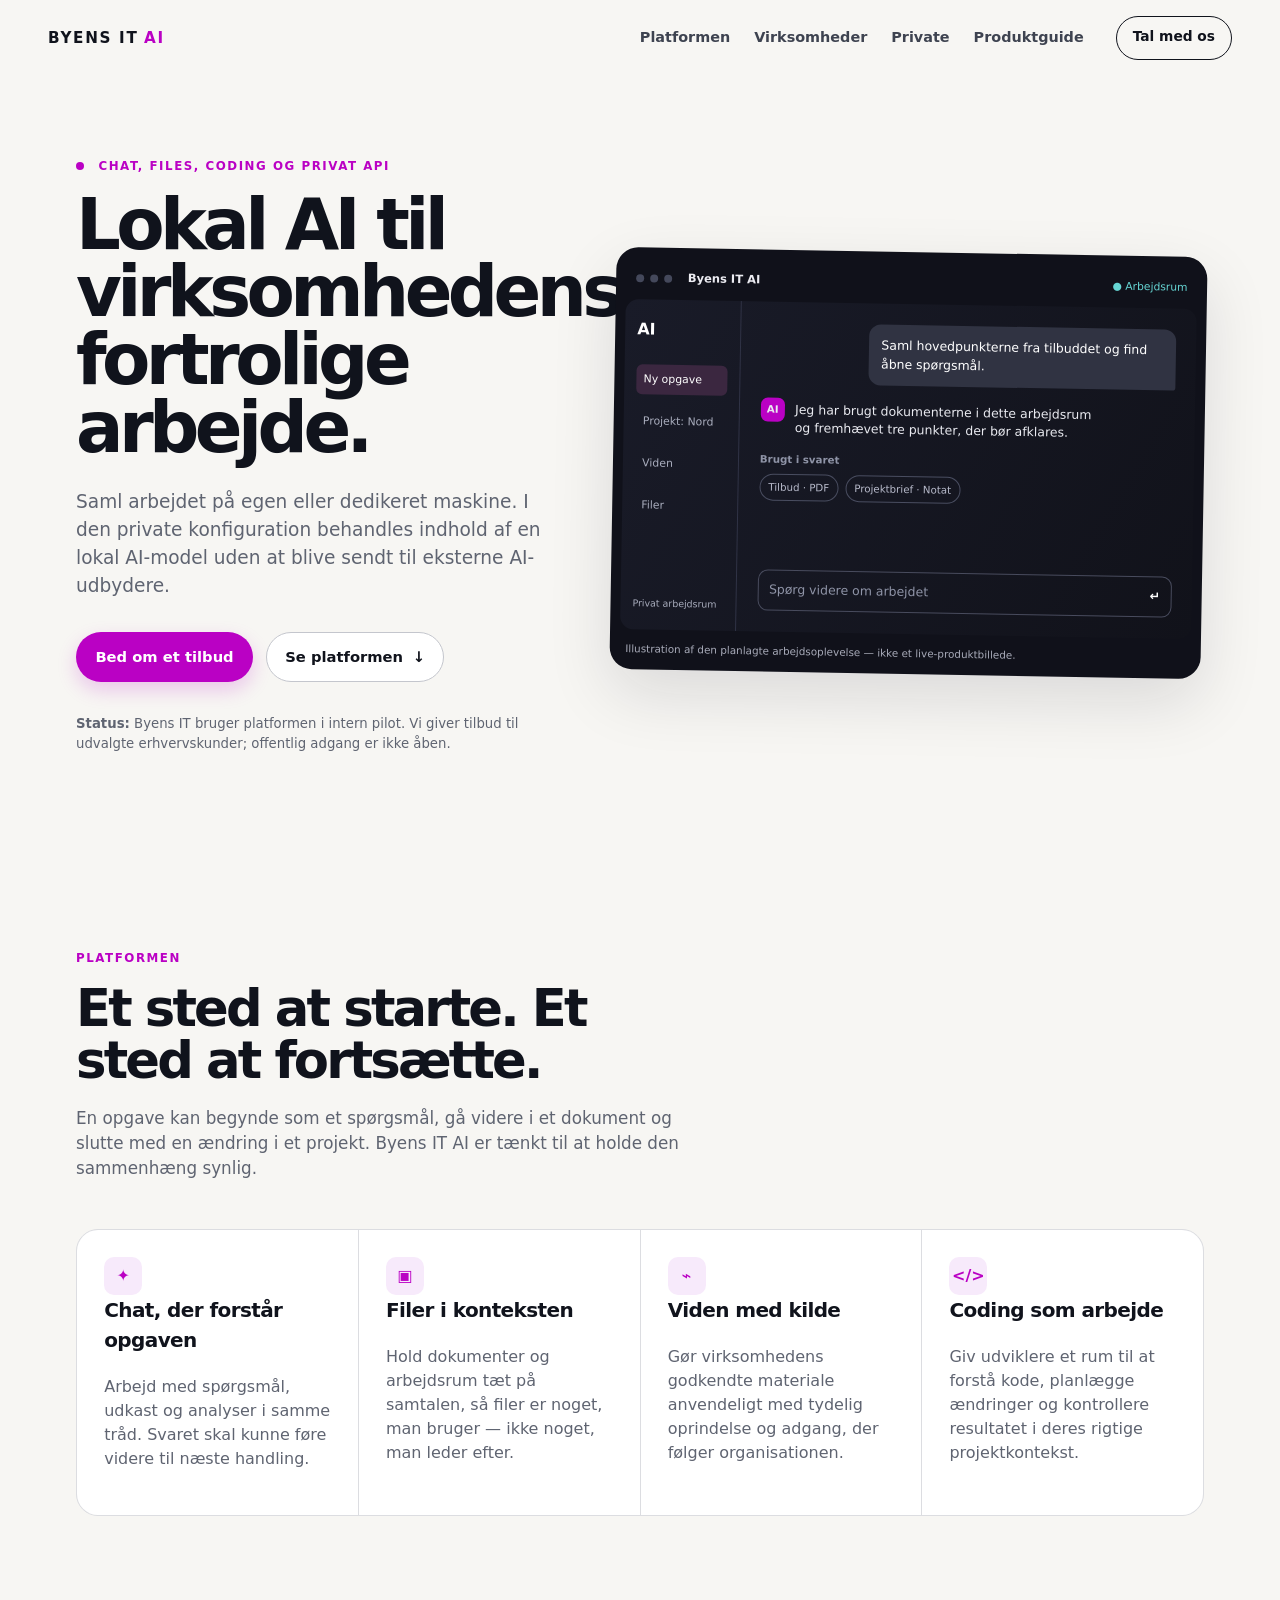
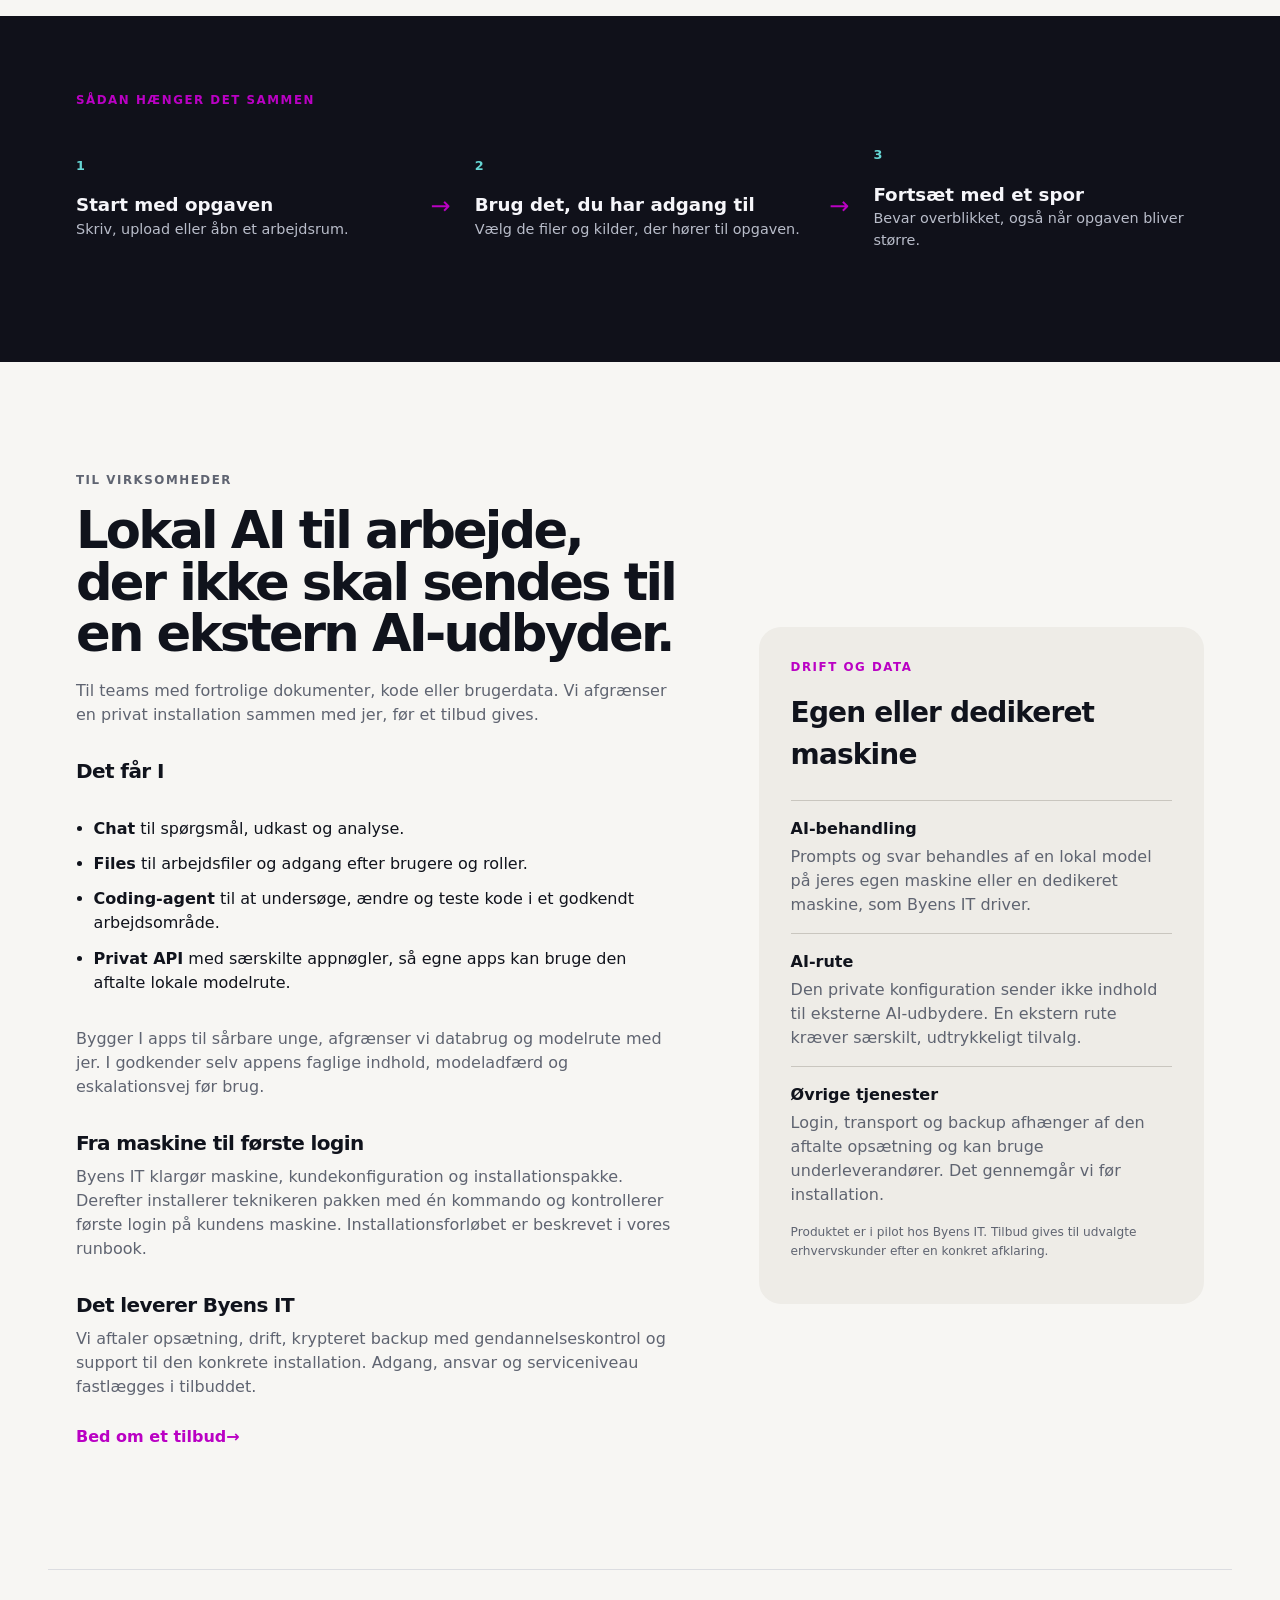
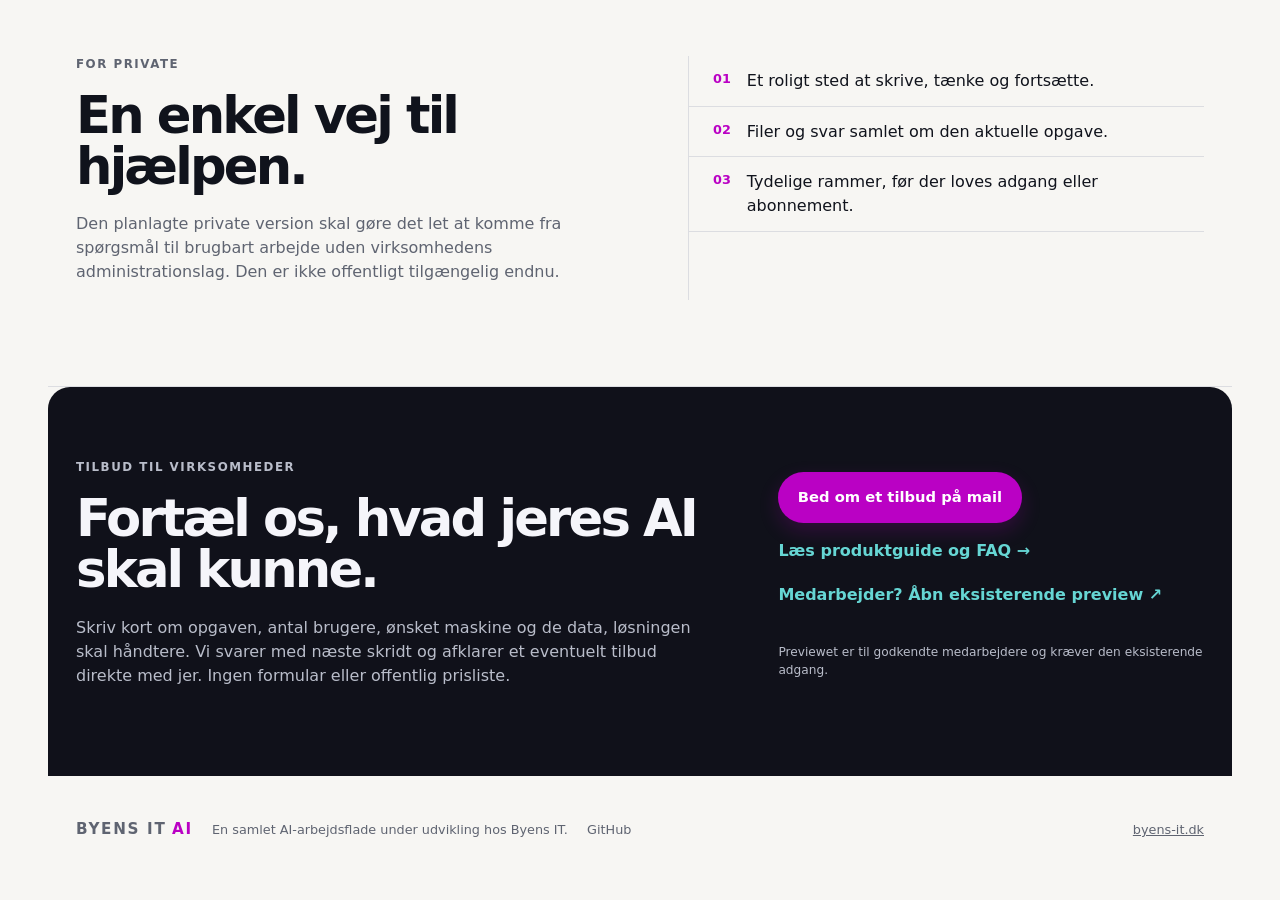
<file: index.html>
<!doctype html>
<html lang="da" class="no-js">
  <head>
    <meta charset="UTF-8">
    <meta name="viewport" content="width=device-width, initial-scale=1.0">
    <meta name="description" content="Byens IT AI tilbyder udvalgte virksomheder lokal AI med Chat, Files, Coding og privat API på egen eller dedikeret maskine.">
    <title>Lokal AI til virksomheder — Byens IT AI</title>
    <link rel="stylesheet" href="styles.css">
    <link rel="stylesheet" href="accessibility.css">
  </head>
  <body>
    <a class="skip-link" href="#indhold">Spring til indhold</a>
    <header class="site-header">
      <a class="brand" href="#top" aria-label="Byens IT AI forside"><span>BYENS IT</span><b>AI</b></a>
      <button class="menu-toggle" type="button" aria-expanded="false" aria-controls="navigation">Menu</button>
      <nav id="navigation" aria-label="Hovednavigation">
        <a href="#platform">Platformen</a>
        <a href="#for-virksomheder">Virksomheder</a>
        <a href="#for-private">Private</a>
        <a href="docs.html">Produktguide</a>
      </nav>
      <a class="header-action" href="#kontakt">Tal med os</a>
    </header>

    <main id="indhold">
      <section id="top" class="hero section-wrap">
        <div class="hero-copy">
          <p class="eyebrow"><span></span> Chat, Files, Coding og privat API</p>
          <h1>Lokal AI til virksomhedens fortrolige arbejde.</h1>
          <p class="lede">Saml arbejdet på egen eller dedikeret maskine. I den private konfiguration behandles indhold af en lokal AI-model uden at blive sendt til eksterne AI-udbydere.</p>
          <div class="hero-actions">
            <a class="button primary" href="#kontakt">Bed om et tilbud</a>
            <a class="button secondary" href="#platform">Se platformen <span aria-hidden="true">↓</span></a>
          </div>
          <p class="availability"><strong>Status:</strong> Byens IT bruger platformen i intern pilot. Vi giver tilbud til udvalgte erhvervskunder; offentlig adgang er ikke åben.</p>
        </div>
        <div class="workspace-illustration" aria-label="Illustration af Byens IT AI arbejdsfladen" role="img">
          <div class="window-bar"><span></span><span></span><span></span><b>Byens IT AI</b><i>● Arbejdsrum</i></div>
          <div class="workspace-body">
            <aside><strong>AI</strong><a class="active">Ny opgave</a><a>Projekt: Nord</a><a>Viden</a><a>Filer</a><small>Privat arbejdsrum</small></aside>
            <div class="conversation">
              <p class="prompt">Saml hovedpunkterne fra tilbuddet og find åbne spørgsmål.</p>
              <div class="answer"><span>AI</span><p>Jeg har brugt dokumenterne i dette arbejdsrum og fremhævet tre punkter, der bør afklares.</p></div>
              <div class="sources"><b>Brugt i svaret</b><a>Tilbud · PDF</a><a>Projektbrief · Notat</a></div>
              <div class="composer">Spørg videre om arbejdet <b>↵</b></div>
            </div>
          </div>
          <p class="illustration-label">Illustration af den planlagte arbejdsoplevelse — ikke et live-produktbillede.</p>
        </div>
      </section>

      <section id="platform" class="platform section-wrap">
        <div class="section-intro"><p class="eyebrow">Platformen</p><h2>Et sted at starte. Et sted at fortsætte.</h2><p>En opgave kan begynde som et spørgsmål, gå videre i et dokument og slutte med en ændring i et projekt. Byens IT AI er tænkt til at holde den sammenhæng synlig.</p></div>
        <div class="capability-grid">
          <article><span class="capability-icon" aria-hidden="true">✦</span><h3>Chat, der forstår opgaven</h3><p>Arbejd med spørgsmål, udkast og analyser i samme tråd. Svaret skal kunne føre videre til næste handling.</p></article>
          <article><span class="capability-icon" aria-hidden="true">▣</span><h3>Filer i konteksten</h3><p>Hold dokumenter og arbejdsrum tæt på samtalen, så filer er noget, man bruger — ikke noget, man leder efter.</p></article>
          <article><span class="capability-icon" aria-hidden="true">⌁</span><h3>Viden med kilde</h3><p>Gør virksomhedens godkendte materiale anvendeligt med tydelig oprindelse og adgang, der følger organisationen.</p></article>
          <article><span class="capability-icon" aria-hidden="true">&lt;/&gt;</span><h3>Coding som arbejde</h3><p>Giv udviklere et rum til at forstå kode, planlægge ændringer og kontrollere resultatet i deres rigtige projektkontekst.</p></article>
        </div>
      </section>

      <section class="flow-band"><div class="section-wrap"><p class="eyebrow">Sådan hænger det sammen</p><div class="flow"><div><b>1</b><strong>Start med opgaven</strong><p>Skriv, upload eller åbn et arbejdsrum.</p></div><span aria-hidden="true">→</span><div><b>2</b><strong>Brug det, du har adgang til</strong><p>Vælg de filer og kilder, der hører til opgaven.</p></div><span aria-hidden="true">→</span><div><b>3</b><strong>Fortsæt med et spor</strong><p>Bevar overblikket, også når opgaven bliver større.</p></div></div></div></section>

      <section id="for-virksomheder" class="audience section-wrap">
        <div class="audience-copy">
          <p class="eyebrow">Til virksomheder</p>
          <h2>Lokal AI til arbejde, der ikke skal sendes til en ekstern AI-udbyder.</h2>
          <p>Til teams med fortrolige dokumenter, kode eller brugerdata. Vi afgrænser en privat installation sammen med jer, før et tilbud gives.</p>
          <h3>Det får I</h3>
          <ul>
            <li><strong>Chat</strong> til spørgsmål, udkast og analyse.</li>
            <li><strong>Files</strong> til arbejdsfiler og adgang efter brugere og roller.</li>
            <li><strong>Coding-agent</strong> til at undersøge, ændre og teste kode i et godkendt arbejdsområde.</li>
            <li><strong>Privat API</strong> med særskilte appnøgler, så egne apps kan bruge den aftalte lokale modelrute.</li>
          </ul>
          <p>Bygger I apps til sårbare unge, afgrænser vi databrug og modelrute med jer. I godkender selv appens faglige indhold, modeladfærd og eskalationsvej før brug.</p>
          <h3>Fra maskine til første login</h3>
          <p>Byens IT klargør maskine, kundekonfiguration og installationspakke. Derefter installerer teknikeren pakken med én kommando og kontrollerer første login på kundens maskine. Installationsforløbet er beskrevet i vores runbook.</p>
          <h3>Det leverer Byens IT</h3>
          <p>Vi aftaler opsætning, drift, krypteret backup med gendannelseskontrol og support til den konkrete installation. Adgang, ansvar og serviceniveau fastlægges i tilbuddet.</p>
          <a class="text-link" href="#kontakt">Bed om et tilbud <span aria-hidden="true">→</span></a>
        </div>
        <aside class="deployment-card">
          <p class="card-label">Drift og data</p>
          <h3>Egen eller dedikeret maskine</h3>
          <dl>
            <div><dt>AI-behandling</dt><dd>Prompts og svar behandles af en lokal model på jeres egen maskine eller en dedikeret maskine, som Byens IT driver.</dd></div>
            <div><dt>AI-rute</dt><dd>Den private konfiguration sender ikke indhold til eksterne AI-udbydere. En ekstern rute kræver særskilt, udtrykkeligt tilvalg.</dd></div>
            <div><dt>Øvrige tjenester</dt><dd>Login, transport og backup afhænger af den aftalte opsætning og kan bruge underleverandører. Det gennemgår vi før installation.</dd></div>
          </dl>
          <p class="small-print">Produktet er i pilot hos Byens IT. Tilbud gives til udvalgte erhvervskunder efter en konkret afklaring.</p>
        </aside>
      </section>

      <section id="for-private" class="consumer section-wrap"><div><p class="eyebrow">For private</p><h2>En enkel vej til hjælpen.</h2><p>Den planlagte private version skal gøre det let at komme fra spørgsmål til brugbart arbejde uden virksomhedens administrationslag. Den er ikke offentligt tilgængelig endnu.</p></div><div class="consumer-points"><div><b>01</b><p>Et roligt sted at skrive, tænke og fortsætte.</p></div><div><b>02</b><p>Filer og svar samlet om den aktuelle opgave.</p></div><div><b>03</b><p>Tydelige rammer, før der loves adgang eller abonnement.</p></div></div></section>

      <section id="kontakt" class="contact section-wrap"><div><p class="eyebrow">Tilbud til virksomheder</p><h2>Fortæl os, hvad jeres AI skal kunne.</h2><p>Skriv kort om opgaven, antal brugere, ønsket maskine og de data, løsningen skal håndtere. Vi svarer med næste skridt og afklarer et eventuelt tilbud direkte med jer. Ingen formular eller offentlig prisliste.</p></div><div class="contact-actions"><a class="button primary" href="mailto:kontakt@byens-it.dk?subject=Tilbud%20p%C3%A5%20lokal%20AI%20til%20virksomhed">Bed om et tilbud på mail</a><a class="text-link" href="docs.html">Læs produktguide og FAQ <span aria-hidden="true">→</span></a><a class="text-link" href="https://ai.byens-it.dk/v2/" rel="noreferrer">Medarbejder? Åbn eksisterende preview <span aria-hidden="true">↗</span></a><p>Previewet er til godkendte medarbejdere og kræver den eksisterende adgang.</p></div></section>
    </main>
    <footer><a class="brand" href="#top"><span>BYENS IT</span><b>AI</b></a><p>En samlet AI-arbejdsflade under udvikling hos Byens IT.</p><a href="https://github.com/byensitmagnus/byens-it-ai-platform">GitHub</a><a href="https://byens-it.dk">byens-it.dk</a></footer>
    <script src="app.js"></script>
  </body>
</html>
</file>
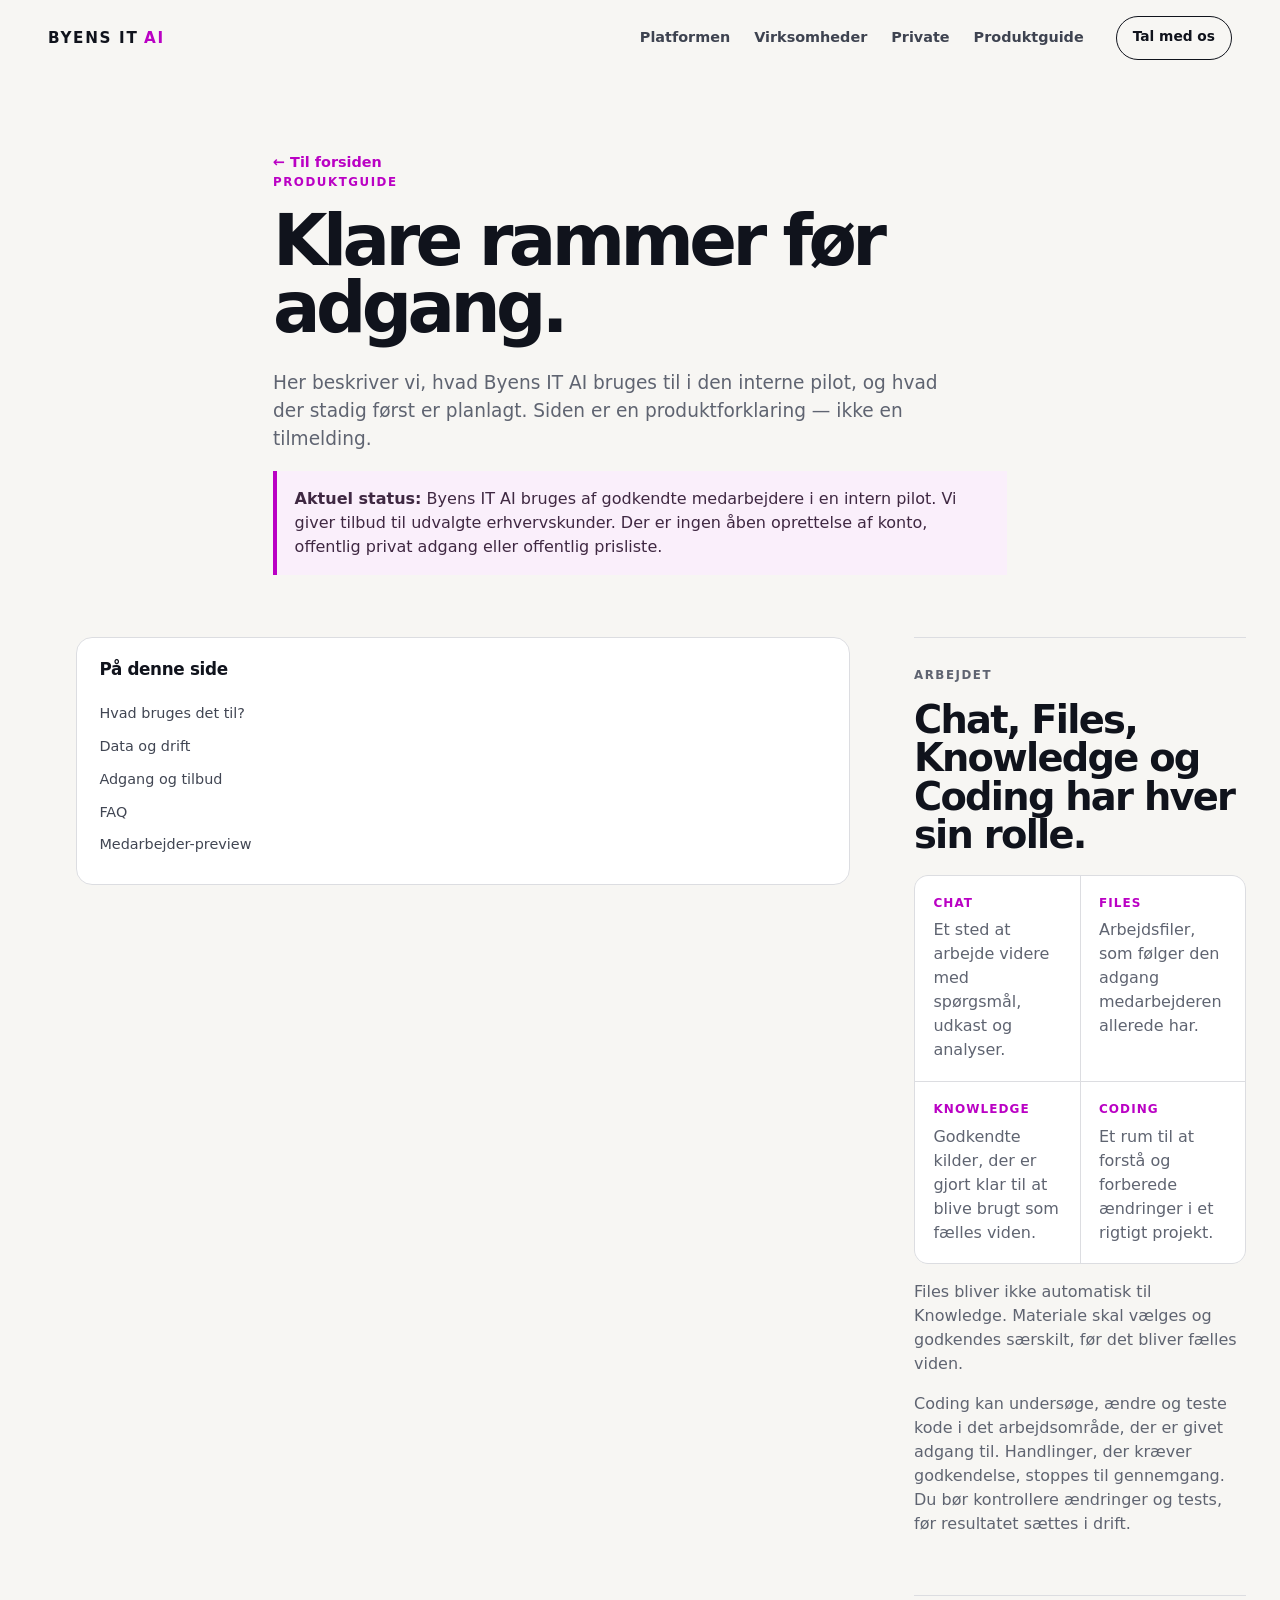
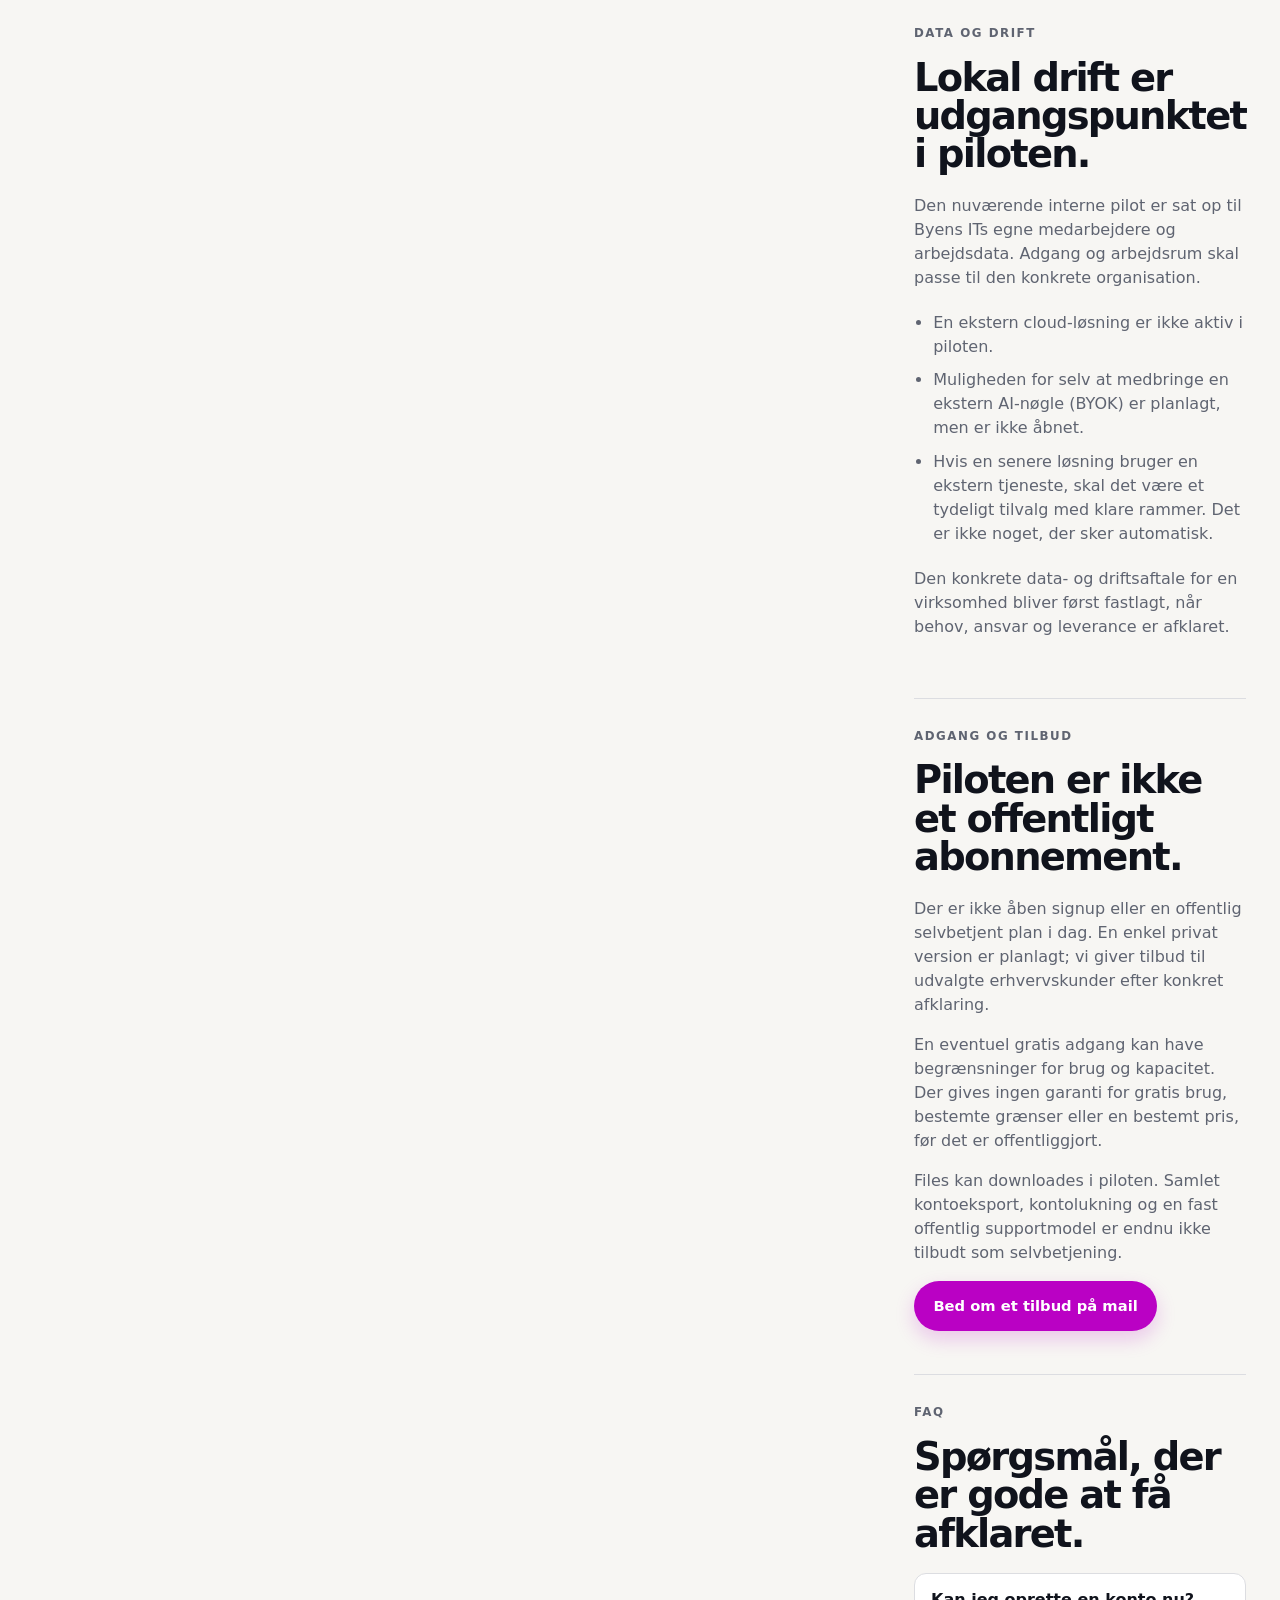
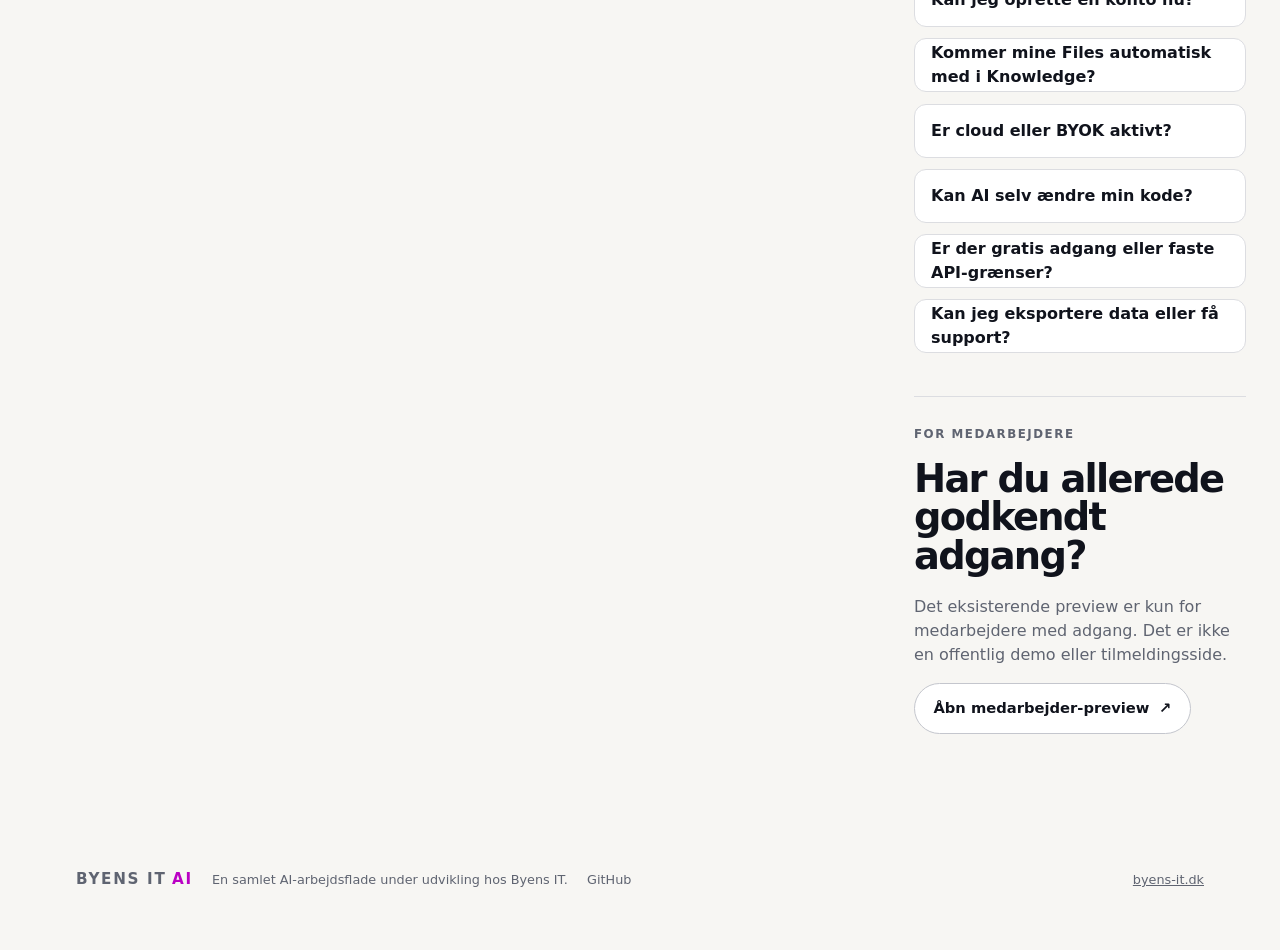
<file: docs.html>
<!doctype html>
<html lang="da" class="no-js">
  <head>
    <meta charset="UTF-8">
    <meta name="viewport" content="width=device-width, initial-scale=1.0">
    <meta name="description" content="Produktguide og FAQ for Byens IT AI.">
    <title>Produktguide — Byens IT AI</title>
    <link rel="stylesheet" href="styles.css">
    <link rel="stylesheet" href="accessibility.css">
  </head>
  <body>
    <a class="skip-link" href="#indhold">Spring til indhold</a>
    <header class="site-header">
      <a class="brand" href="index.html" aria-label="Byens IT AI forside"><span>BYENS IT</span><b>AI</b></a>
      <button class="menu-toggle" type="button" aria-expanded="false" aria-controls="navigation">Menu</button>
      <nav id="navigation" aria-label="Hovednavigation">
        <a href="index.html#platform">Platformen</a>
        <a href="index.html#for-virksomheder">Virksomheder</a>
        <a href="index.html#for-private">Private</a>
        <a href="docs.html" aria-current="page">Produktguide</a>
      </nav>
      <a class="header-action" href="https://www.byens-it.dk/kontakt/">Tal med os</a>
    </header>

    <main id="indhold">
      <section class="docs-hero section-wrap">
        <a class="back-link" href="index.html">← Til forsiden</a>
        <p class="eyebrow">Produktguide</p>
        <h1>Klare rammer før adgang.</h1>
        <p class="lede">Her beskriver vi, hvad Byens IT AI bruges til i den interne pilot, og hvad der stadig først er planlagt. Siden er en produktforklaring — ikke en tilmelding.</p>
        <div class="status-note"><p><strong>Aktuel status:</strong> Byens IT AI bruges af godkendte medarbejdere i en intern pilot. Vi giver tilbud til udvalgte erhvervskunder. Der er ingen åben oprettelse af konto, offentlig privat adgang eller offentlig prisliste.</p></div>
      </section>

      <div class="docs-grid section-wrap">
        <aside class="docs-sidebar" aria-label="På denne side"><h2>På denne side</h2><a href="#brug">Hvad bruges det til?</a><a href="#data">Data og drift</a><a href="#adgang">Adgang og tilbud</a><a href="#faq">FAQ</a><a href="#preview">Medarbejder-preview</a></aside>
        <div class="docs-main">
          <section id="brug"><p class="eyebrow">Arbejdet</p><h2>Chat, Files, Knowledge og Coding har hver sin rolle.</h2><dl class="docs-facts"><div><dt>Chat</dt><dd>Et sted at arbejde videre med spørgsmål, udkast og analyser.</dd></div><div><dt>Files</dt><dd>Arbejdsfiler, som følger den adgang medarbejderen allerede har.</dd></div><div><dt>Knowledge</dt><dd>Godkendte kilder, der er gjort klar til at blive brugt som fælles viden.</dd></div><div><dt>Coding</dt><dd>Et rum til at forstå og forberede ændringer i et rigtigt projekt.</dd></div></dl><p>Files bliver ikke automatisk til Knowledge. Materiale skal vælges og godkendes særskilt, før det bliver fælles viden.</p><p>Coding kan undersøge, ændre og teste kode i det arbejdsområde, der er givet adgang til. Handlinger, der kræver godkendelse, stoppes til gennemgang. Du bør kontrollere ændringer og tests, før resultatet sættes i drift.</p></section>

          <section id="data"><p class="eyebrow">Data og drift</p><h2>Lokal drift er udgangspunktet i piloten.</h2><p>Den nuværende interne pilot er sat op til Byens ITs egne medarbejdere og arbejdsdata. Adgang og arbejdsrum skal passe til den konkrete organisation.</p><ul><li>En ekstern cloud-løsning er ikke aktiv i piloten.</li><li>Muligheden for selv at medbringe en ekstern AI-nøgle (BYOK) er planlagt, men er ikke åbnet.</li><li>Hvis en senere løsning bruger en ekstern tjeneste, skal det være et tydeligt tilvalg med klare rammer. Det er ikke noget, der sker automatisk.</li></ul><p>Den konkrete data- og driftsaftale for en virksomhed bliver først fastlagt, når behov, ansvar og leverance er afklaret.</p></section>

          <section id="adgang"><p class="eyebrow">Adgang og tilbud</p><h2>Piloten er ikke et offentligt abonnement.</h2><p>Der er ikke åben signup eller en offentlig selvbetjent plan i dag. En enkel privat version er planlagt; vi giver tilbud til udvalgte erhvervskunder efter konkret afklaring.</p><p>En eventuel gratis adgang kan have begrænsninger for brug og kapacitet. Der gives ingen garanti for gratis brug, bestemte grænser eller en bestemt pris, før det er offentliggjort.</p><p>Files kan downloades i piloten. Samlet kontoeksport, kontolukning og en fast offentlig supportmodel er endnu ikke tilbudt som selvbetjening.</p><a class="button primary" href="mailto:kontakt@byens-it.dk?subject=Tilbud%20p%C3%A5%20lokal%20AI%20til%20virksomhed">Bed om et tilbud på mail</a></section>

          <section id="faq"><p class="eyebrow">FAQ</p><h2>Spørgsmål, der er gode at få afklaret.</h2><div class="faq"><details><summary>Kan jeg oprette en konto nu?</summary><p>Nej. Adgang i dag er en intern pilot for godkendte medarbejdere. Offentlig adgang er planlagt, men ikke åben.</p></details><details><summary>Kommer mine Files automatisk med i Knowledge?</summary><p>Nej. Files og Knowledge er adskilt. Et dokument bliver først fælles viden, når det er valgt og godkendt til det formål.</p></details><details><summary>Er cloud eller BYOK aktivt?</summary><p>Nej. Den interne pilot har lokal drift som udgangspunkt. Ekstern cloud og BYOK er planlagte muligheder, ikke aktive valg.</p></details><details><summary>Kan AI selv ændre min kode?</summary><p>Ja, inden for det arbejdsområde og de tilladelser, der er givet. Handlinger med krav om godkendelse venter på dit valg. Gennemgå ændringer og tests før de tages i drift.</p></details><details><summary>Er der gratis adgang eller faste API-grænser?</summary><p>Der er ingen offentlig plan endnu. En eventuel gratis adgang kan være begrænset, og hverken pris, grænser eller tilgængelighed er lovet på forhånd.</p></details><details><summary>Kan jeg eksportere data eller få support?</summary><p>Du kan downloade filer i piloten. Samlet kontoeksport og en fast offentlig supportmodel er endnu ikke åbnet. Hjælp aftales direkte med Byens IT.</p></details></div></section>

          <section id="preview"><p class="eyebrow">For medarbejdere</p><h2>Har du allerede godkendt adgang?</h2><p>Det eksisterende preview er kun for medarbejdere med adgang. Det er ikke en offentlig demo eller tilmeldingsside.</p><a class="button secondary" href="https://ai.byens-it.dk/v2/" rel="noreferrer">Åbn medarbejder-preview <span aria-hidden="true">↗</span></a></section>
        </div>
      </div>
    </main>
    <footer><a class="brand" href="index.html"><span>BYENS IT</span><b>AI</b></a><p>En samlet AI-arbejdsflade under udvikling hos Byens IT.</p><a href="https://github.com/byensitmagnus/byens-it-ai-platform">GitHub</a><a href="https://byens-it.dk">byens-it.dk</a></footer>
    <script src="app.js"></script>
  </body>
</html>
</file>
<file: styles.css>
:root{--ink:#10131c;--paper:#f7f6f3;--panel:#fff;--muted:#5f6471;--line:#dcdde1;--night:#10111a;--night-soft:#1a1c29;--magenta:#ba01c4;--cyan:#66d6d4;--radius:22px;--shadow:0 24px 65px rgba(19,20,31,.12)}*{box-sizing:border-box}html{scroll-behavior:smooth}body{margin:0;background:var(--paper);color:var(--ink);font-family:Inter,ui-sans-serif,system-ui,-apple-system,BlinkMacSystemFont,"Segoe UI",sans-serif;line-height:1.5}a{color:inherit;text-decoration:none}a:focus-visible,button:focus-visible{outline:3px solid var(--magenta);outline-offset:4px}.skip-link{position:fixed;top:-5rem;left:1rem;background:#fff;padding:.7rem 1rem;z-index:10}.skip-link:focus{top:1rem}.site-header{height:76px;display:flex;align-items:center;gap:2rem;max-width:1240px;margin:auto;padding:0 28px}.brand{font-size:.95rem;letter-spacing:.11em;font-weight:800;white-space:nowrap}.brand b{color:var(--magenta);margin-left:.35rem}nav{display:flex;gap:1.5rem;margin-left:auto;font-size:.9rem;font-weight:650}nav a{color:#3e4350}nav a:hover,.text-link:hover{color:var(--magenta)}.header-action{border:1px solid var(--ink);border-radius:99px;padding:.55rem 1rem;font-size:.86rem;font-weight:700}.menu-toggle{display:none}.section-wrap{max-width:1184px;margin:0 auto;padding-left:28px;padding-right:28px}.hero{display:grid;grid-template-columns:minmax(0,.88fr) minmax(400px,1.12fr);gap:4.5rem;align-items:center;padding-top:82px;padding-bottom:94px}.eyebrow,.card-label{font-size:.74rem;font-weight:800;letter-spacing:.13em;text-transform:uppercase;color:var(--magenta);margin:0 0 1rem}.eyebrow span{display:inline-block;background:var(--magenta);width:8px;height:8px;border-radius:50%;margin-right:.55rem}h1,h2,h3,p{margin-top:0}h1{font-size:clamp(3rem,5.5vw,5.6rem);line-height:.96;letter-spacing:-.065em;margin-bottom:1.65rem}h2{font-size:clamp(2.25rem,4vw,3.8rem);line-height:1;letter-spacing:-.055em;margin-bottom:1.25rem}h3{font-size:1.25rem;letter-spacing:-.03em}.lede{font-size:1.16rem;max-width:38rem;color:var(--muted)}.hero-actions{display:flex;gap:.8rem;align-items:center;margin:2rem 0}.button{display:inline-flex;align-items:center;justify-content:center;gap:.6rem;border-radius:99px;padding:.83rem 1.15rem;font-weight:750;font-size:.92rem;border:1px solid transparent}.button.primary{background:var(--magenta);color:#fff;box-shadow:0 8px 20px rgba(186,1,196,.2)}.button.primary:hover{background:#9700a0}.button.secondary{border-color:#c4c6cd;background:#fff}.availability{font-size:.83rem;color:var(--muted);max-width:39rem}.workspace-illustration{background:var(--night);border-radius:var(--radius);padding:10px;box-shadow:var(--shadow);color:#e9eaf0;transform:rotate(1deg)}.window-bar{height:42px;display:flex;align-items:center;gap:6px;padding:0 10px;color:#9da1b4;font-size:.72rem}.window-bar span{width:8px;height:8px;border-radius:50%;background:#44485b}.window-bar b{margin-left:.6rem;color:#ececf2}.window-bar i{font-style:normal;margin-left:auto;font-size:.67rem;color:var(--cyan)}.workspace-body{display:grid;grid-template-columns:116px 1fr;min-height:330px;background:linear-gradient(120deg,#191b28,#11121a);border-radius:13px;overflow:hidden}.workspace-body aside{padding:1.15rem .75rem;border-right:1px solid #303346;display:flex;flex-direction:column;gap:.7rem;font-size:.68rem;color:#a9adbd}.workspace-body aside strong{font-size:1rem;color:#fff;margin-bottom:.7rem}.workspace-body aside a{padding:.45rem;border-radius:6px}.workspace-body aside .active{background:#3b2740;color:#fff}.workspace-body aside small{margin-top:auto;font-size:.59rem}.conversation{padding:1.3rem;display:flex;flex-direction:column;gap:.85rem;font-size:.78rem}.prompt{align-self:flex-end;max-width:74%;background:#303342;border-radius:12px 12px 3px 12px;padding:.75rem;color:#fff;margin:0}.answer{display:flex;gap:.65rem;max-width:83%}.answer span{width:24px;height:24px;flex:none;display:grid;place-items:center;background:var(--magenta);border-radius:7px;font-size:.64rem;font-weight:800}.answer p{margin:0;padding-top:.18rem}.sources{display:flex;flex-wrap:wrap;gap:.45rem;font-size:.64rem;color:#b7baca}.sources b{width:100%;color:#8f94a7}.sources a{border:1px solid #494d60;border-radius:99px;padding:.3rem .5rem}.composer{margin-top:auto;border:1px solid #484b5d;border-radius:10px;padding:.65rem;color:#8f94a7}.composer b{float:right;color:#fff}.illustration-label{font-size:.65rem;color:#a8abb9;margin:.75rem .35rem .15rem}.platform{padding-top:88px;padding-bottom:100px}.section-intro{max-width:630px}.section-intro>p:last-child{color:var(--muted);font-size:1.05rem}.capability-grid{display:grid;grid-template-columns:repeat(4,1fr);gap:1px;background:var(--line);border:1px solid var(--line);border-radius:var(--radius);overflow:hidden;margin-top:3rem}.capability-grid article{background:var(--panel);padding:1.7rem;min-height:230px}.capability-grid p,.audience-copy>p,.consumer p,.contact p{color:var(--muted)}.capability-icon{display:grid;place-items:center;width:38px;height:38px;border-radius:10px;background:#f7eafb;color:var(--magenta);font-weight:800}.flow-band{background:var(--night);color:#f6f6fa;padding:76px 0}.flow{display:grid;grid-template-columns:1fr auto 1fr auto 1fr;gap:1.5rem;align-items:center}.flow div{padding:1.25rem 0}.flow b{display:block;color:var(--cyan);font-size:.8rem;margin-bottom:1rem}.flow strong{font-size:1.14rem}.flow p{color:#b9bdca;font-size:.9rem}.flow>span{color:var(--magenta);font-size:1.5rem}.audience{padding-top:110px;padding-bottom:110px;display:grid;grid-template-columns:1.15fr .85fr;gap:5rem;align-items:center}.audience-copy ul{padding-left:1.1rem;margin:1.6rem 0 1.7rem}.audience-copy li{padding:.35rem 0}.text-link{font-weight:800;color:var(--magenta)}.deployment-card{background:#eeece7;border-radius:var(--radius);padding:2rem}.deployment-card h3{font-size:1.75rem;margin-bottom:1.5rem}.deployment-card dl{margin:0}.deployment-card dl div{border-top:1px solid #c9c6bf;padding:1rem 0}.deployment-card dt{font-weight:800}.deployment-card dd{margin:.25rem 0 0;color:var(--muted)}.small-print{font-size:.76rem;color:var(--muted)}.consumer{border-top:1px solid var(--line);border-bottom:1px solid var(--line);padding-top:86px;padding-bottom:86px;display:grid;grid-template-columns:1fr 1fr;gap:6rem}.consumer-points{border-left:1px solid var(--line)}.consumer-points div{display:flex;gap:1rem;padding:.8rem 0 .8rem 1.5rem;border-bottom:1px solid var(--line)}.consumer-points b{color:var(--magenta);font-size:.8rem}.consumer-points p{margin:0;color:var(--ink)}.contact{background:var(--night);border-radius:var(--radius) var(--radius) 0 0;color:#f5f5fa;padding-top:72px;padding-bottom:72px;display:grid;grid-template-columns:1.2fr .8fr;gap:4rem}.contact p{color:#b9bdca}.contact .button{margin-bottom:1rem}.contact-actions{align-self:center}.contact-actions .text-link{display:block;color:var(--cyan)}.contact-actions p{font-size:.76rem;margin-top:1rem}footer{max-width:1184px;margin:auto;padding:2rem 28px 3rem;display:flex;gap:1.2rem;align-items:center;color:var(--muted);font-size:.8rem}footer p{margin:0}footer>a:last-child{margin-left:auto;text-decoration:underline}@media(max-width:850px){.site-header{height:66px;padding:0 20px;gap:1rem;position:relative}.menu-toggle{display:block;margin-left:auto;background:transparent;border:1px solid #c5c6ce;border-radius:99px;padding:.45rem .8rem;font:inherit;font-size:.82rem}nav{display:none;position:absolute;left:20px;right:20px;top:58px;padding:1rem;background:#fff;border:1px solid var(--line);border-radius:14px;box-shadow:var(--shadow);z-index:4;flex-direction:column;gap:.8rem}nav.open{display:flex}.header-action{display:none}.section-wrap{padding-left:20px;padding-right:20px}.hero{grid-template-columns:1fr;gap:2.3rem;padding-top:56px;padding-bottom:65px}.workspace-illustration{transform:none}.capability-grid{grid-template-columns:repeat(2,1fr)}.audience,.consumer,.contact{grid-template-columns:1fr;gap:2.5rem}.flow{grid-template-columns:1fr;gap:.2rem}.flow>span{transform:rotate(90deg);margin-left:1rem}.consumer-points{border-left:0;border-top:1px solid var(--line)}.consumer-points div{padding-left:0}.contact{margin-left:0;margin-right:0;border-radius:0;padding-left:20px;padding-right:20px}.workspace-body{min-height:300px}}@media(max-width:430px){h1{font-size:3.1rem}.hero-actions{flex-direction:column;align-items:stretch}.button{min-height:46px}.capability-grid{grid-template-columns:1fr}.workspace-body{grid-template-columns:82px 1fr}.workspace-body aside{font-size:.58rem;padding:.9rem .45rem}.conversation{padding:1rem;font-size:.68rem}.flow-band{padding:58px 0}footer{flex-wrap:wrap;padding-left:20px;padding-right:20px}footer>a:last-child{margin-left:0}}
.docs-hero{max-width:790px;padding-top:74px;padding-bottom:62px}.docs-hero .lede{max-width:680px}.docs-grid{display:grid;grid-template-columns:minmax(0,1fr) 290px;gap:4rem;padding-bottom:92px}.docs-main{display:grid;gap:2.7rem}.docs-main section{border-top:1px solid var(--line);padding-top:1.8rem}.docs-main h2{font-size:clamp(1.8rem,3vw,2.7rem);letter-spacing:-.045em}.docs-main p,.docs-main li,.docs-main dd{color:var(--muted)}.docs-main ul{padding-left:1.2rem}.docs-main li{padding:.3rem 0}.docs-sidebar{align-self:start;position:sticky;top:1rem;padding:1.4rem;border:1px solid var(--line);border-radius:16px;background:#fff}.docs-sidebar h2{font-size:1.05rem;letter-spacing:-.02em}.docs-sidebar a{display:block;padding:.35rem 0;color:#414653;font-size:.9rem}.docs-sidebar a:hover{color:var(--magenta)}.docs-facts{display:grid;grid-template-columns:repeat(2,minmax(0,1fr));gap:1px;background:var(--line);border:1px solid var(--line);border-radius:14px;overflow:hidden}.docs-facts div{padding:1.15rem;background:#fff}.docs-facts dt{font-size:.75rem;font-weight:800;text-transform:uppercase;letter-spacing:.09em;color:var(--magenta)}.docs-facts dd{margin:.4rem 0 0}.faq{display:grid;gap:.7rem}.faq details{border:1px solid var(--line);border-radius:12px;background:#fff;padding:0 1rem}.faq summary{min-height:52px;display:flex;align-items:center;cursor:pointer;font-weight:750}.faq details p{padding-bottom:1rem;margin:0}.status-note{border-left:4px solid var(--magenta);padding:1rem 1.1rem;background:#faeffb;color:#3f2842}.status-note p{margin:0;color:#3f2842}.back-link{font-size:.9rem;font-weight:800;color:var(--magenta)}
@media(max-width:850px){.no-js .menu-toggle{display:none}.no-js nav{display:flex;position:static;margin-left:auto;padding:0;border:0;border-radius:0;box-shadow:none;background:transparent;flex-direction:row;gap:.75rem;font-size:.78rem}.docs-grid{grid-template-columns:1fr;gap:2.5rem}.docs-sidebar{position:static;order:-1}}@media(max-width:430px){.docs-facts{grid-template-columns:1fr}}
@media(max-width:850px){.no-js .site-header{height:auto;min-height:66px;flex-wrap:wrap;padding-block:10px}.no-js nav{position:static;order:3;width:100%;margin-left:0;padding:.25rem 0;flex-direction:column;gap:.55rem}}
.audience-copy h3{margin:1.8rem 0 .45rem}.audience-copy p{color:var(--muted)}.footer-links{display:flex;flex-wrap:wrap;gap:.35rem 1rem}.footer-links a{text-decoration:underline}.legal-content{max-width:900px;padding-top:64px;padding-bottom:96px}.table-scroll{overflow-x:auto;margin:1rem 0}.legal-content h1{font-size:clamp(2.5rem,5vw,4.3rem);line-height:1.05;margin-top:2rem}.legal-content h2{font-size:clamp(1.7rem,3vw,2.3rem);margin-top:2.5rem}.legal-content p,.legal-content li{max-width:75ch}.legal-content a:not(.back-link){text-decoration:underline}.legal-content table{border-collapse:collapse;width:100%;min-width:620px;margin:1.5rem 0}.legal-content th,.legal-content td{border:1px solid var(--line);padding:.7rem;text-align:left;vertical-align:top}.legal-content th{background:#eeece7}.legal-content .status-note{margin-top:2rem}
@media(max-width:850px){footer{flex-wrap:wrap}.footer-links{width:100%}.legal-content{padding-top:40px;padding-bottom:64px}}
</file>
<file: accessibility.css>
.site-header .brand,
nav a,
.text-link,
footer a {
  display: inline-flex;
  align-items: center;
  min-height: 44px;
}

.header-action {
  min-height: 44px;
}
</file>
